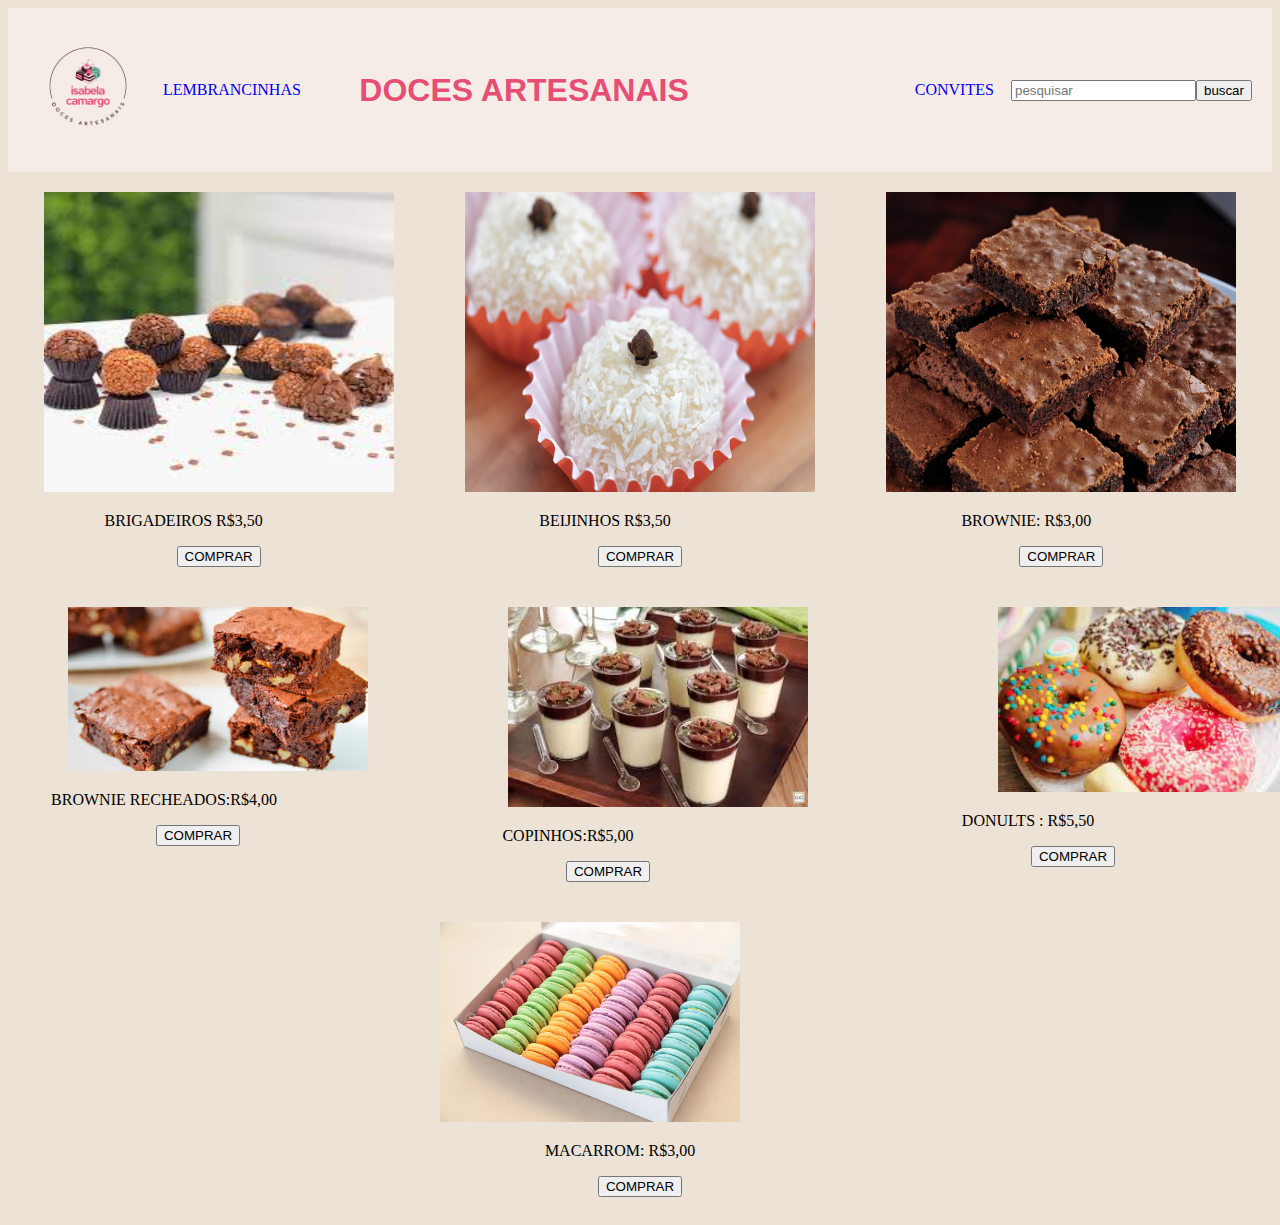
<file: index.html>
<!DOCTYPE html>
<html lang="pt-BR">
<head>
    <meta charset="UTF-8">
    <meta name="viewport" content="width=device-width, initial-scale=1.0">
    <title>Doces aretesanais</title>
    <link rel="stylesheet" href="style.css">
</head>

<body>
    <header>
        <div class="logo">
        <img src="Logotipo para doceria moderno ilustrado rosa e bege.png" alt="">
        </div>
       
        <div class="lembrancas">
        <a class="texto" href="index2.html"> LEMBRANCINHAS</a>
        </div>

        <div class="informacao">
        <h1>DOCES ARTESANAIS</h1>
        </div>

        <div class="convites">
        <a class="texto1" href="index3.html">CONVITES</a>
         </div>

        <div class="botao1">
            <input class="input" type="text" placeholder="pesquisar">
            <button class="input" type="submit">buscar</button>
           </div>
       
    </header>
    <section class="linha">
        <div class="bloco">
            <img class="brigadeiro" src="brigadeiro.jpeg" alt="">
            <p>BRIGADEIROS R$3,50</p>
            <button class="bt2"  onclick="compre()" >COMPRAR</button>

        </div>
        <div class="bloco">
                <img  class="brigadeiro" src="beijinho.jpg" alt="">
                 <p>BEIJINHOS R$3,50</p>
                <button class="bt2"  onclick="compre()" >COMPRAR</button>
        </div>
        <div class="bloco">
                <img  class="brigadeiro" src="brownie.jpg" alt="">
                 <p>BROWNIE: R$3,00</p>
                <button class="bt2"  onclick="compre()" >COMPRAR</button>
        </div>
    </section>

   <section class="linha">
    <div class="bloco">
        <img class="brownierecheado" src="brownierecheado.jpg" alt="">
        <p>BROWNIE RECHEADOS:R$4,00</p>
        <button class="bt4"  onclick="compre()" >COMPRAR</button>
        </div>

        <div class="bloco">
        <img  class="copinhos" src="copinhos.jpeg" alt="">
        <p> COPINHOS:R$5,00</p>
        <button class="bt5"  onclick="compre()" >COMPRAR</button>
        </div>

        <div class="bloco">
        <img  class="donults" src="donults.jpeg" alt="">
        <p>DONULTS : R$5,50</p>
        <button class="bt6"  onclick="compre()" >COMPRAR</button>
        </div>
    </section>

    <section class="linha">
     <div class="bloco">
    <img  class="macarrom" src="macarrom.webp" alt="">
    <p>MACARROM: R$3,00</p>
    <button class="bt7"  onclick="compre()" >COMPRAR</button>
    </div>
</section>
    <script src="main.js"></script>
    



</body>
</html>
</file>
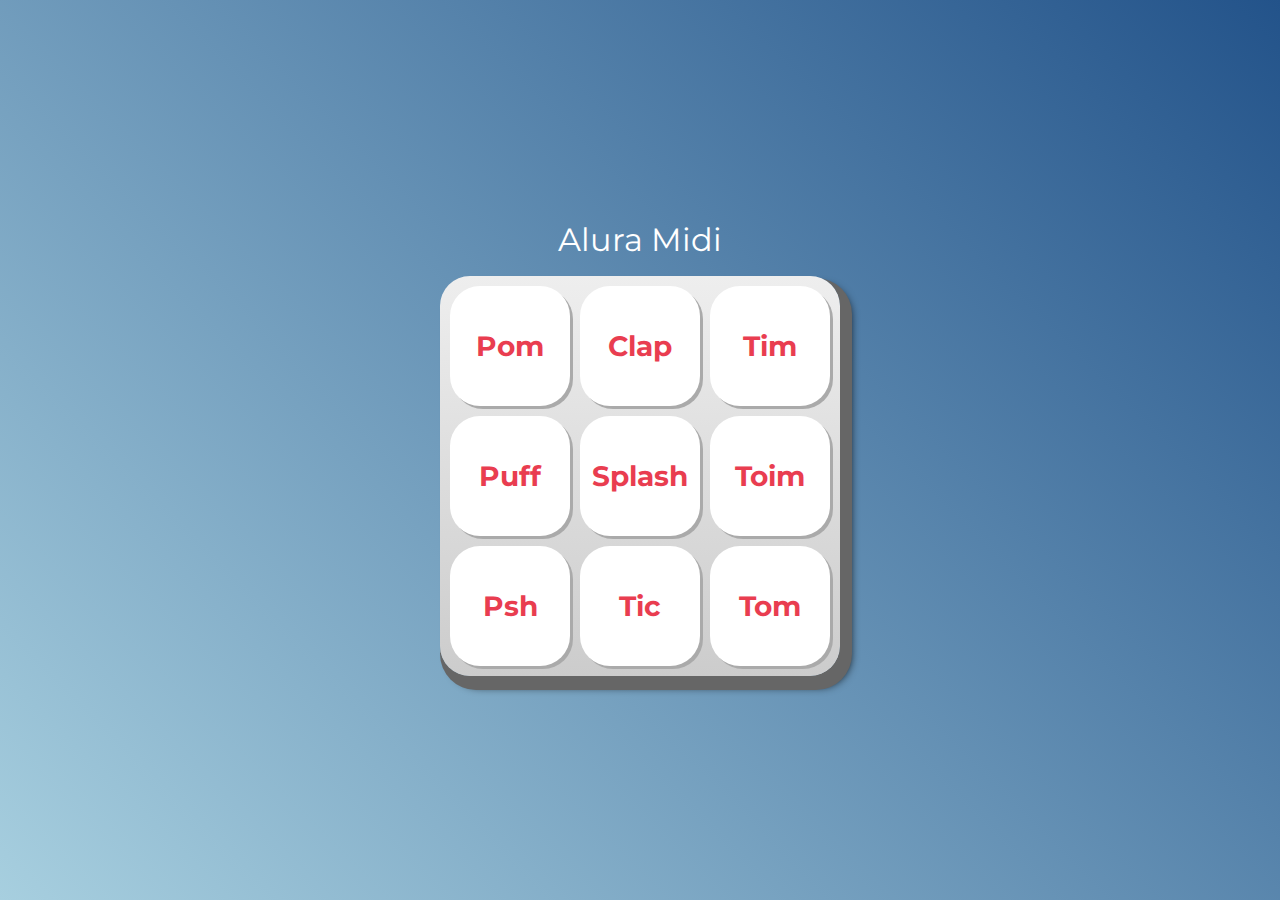
<file: aluramidi-curso-aula5/index.html>
<!DOCTYPE html>
<html lang="pt-BR">
<head>
    <meta charset="UTF-8">
    <meta http-equiv="X-UA-Compatible" content="IE=edge">
    <meta name="viewport" content="width=device-width, initial-scale=1.0">

    <title>Alura MIDI</title>

    <link rel="preconnect" href="https://fonts.googleapis.com">
    <link rel="preconnect" href="https://fonts.gstatic.com" crossorigin>
    <link href="https://fonts.googleapis.com/css2?family=Montserrat:wght@500;600&display=swap" rel="stylesheet">

    <link rel="icon" type="image/png" href="images/bateria.png">
    <link rel="stylesheet" href="css/reset.css">
    <link rel="stylesheet" href="css/estilos.css">

</head>
<body>

    <h1>Alura Midi</h1>

    <section class="teclado">
        <button class="tecla tecla_pom">Pom</button>
        <button class="tecla tecla_clap">Clap</button>
        <button class="tecla tecla_tim">Tim</button>

        <button class="tecla tecla_puff">Puff</button>
        <button class="tecla tecla_splash">Splash</button>
        <button class="tecla tecla_toim">Toim</button>

        <button class="tecla tecla_psh">Psh</button>
        <button class="tecla tecla_tic">Tic</button>
        <button class="tecla tecla_tom">Tom</button>
    </section>

    <audio src="sounds/keyq.wav" id="som_tecla_pom"></audio>
    <audio src="sounds/keye.wav" id="som_tecla_tim"></audio>
    <audio src="sounds/keya.wav" id="som_tecla_puff"></audio>
    <audio src="sounds/keys.wav" id="som_tecla_splash"></audio>
    <audio src="sounds/keyd.wav" id="som_tecla_toim"></audio>
    <audio src="sounds/keyz.wav" id="som_tecla_psh"></audio>
    <audio src="sounds/keyx.wav" id="som_tecla_tic"></audio>
    <audio src="sounds/keyc.wav" id="som_tecla_tom"></audio>

    <script src="main.js"></script>

</body>
</html>
</file>
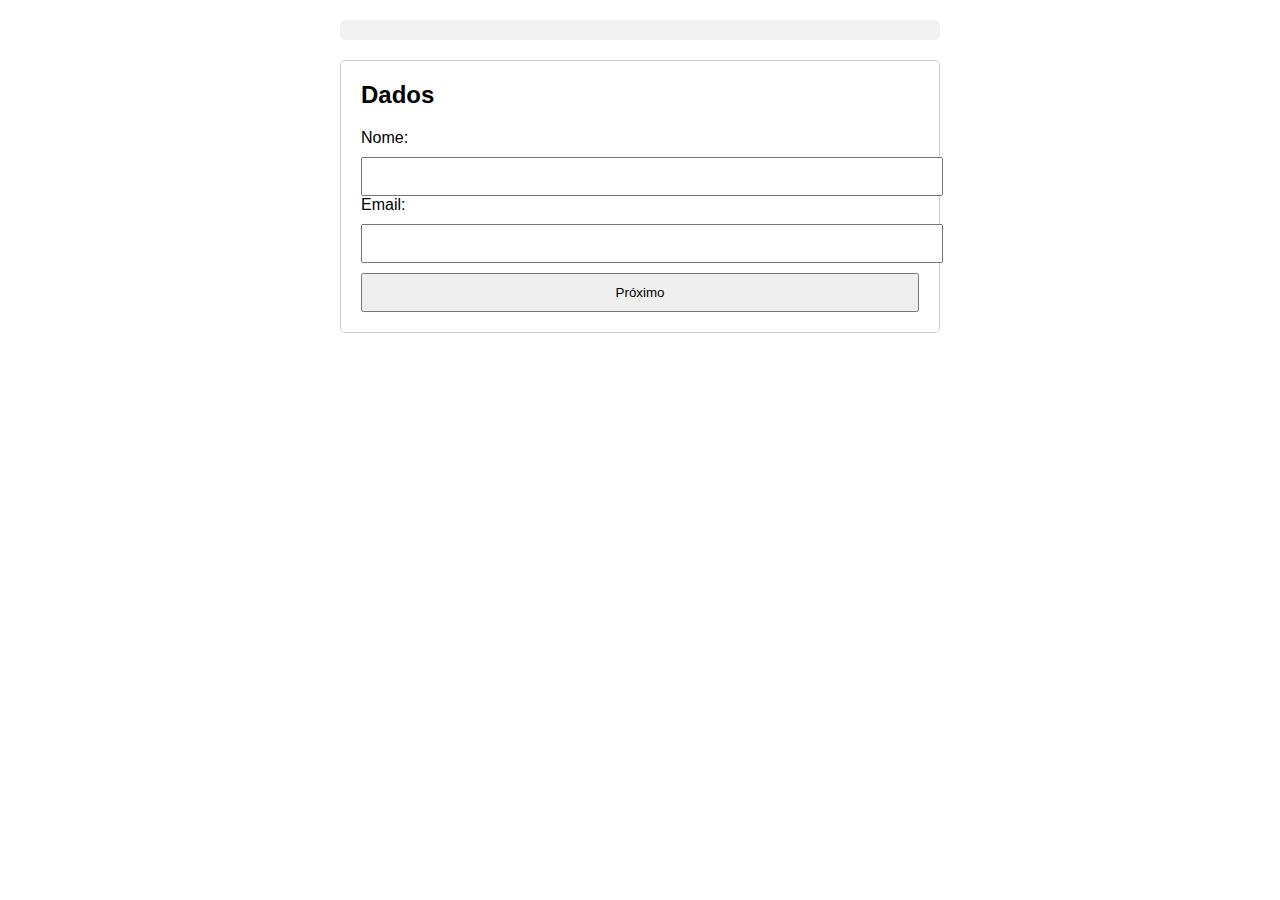
<file: pagamento.html>
<!DOCTYPE html>
<html lang="pt-br">
<head>
<meta charset="UTF-8">
<meta name="viewport" content="width=device-width,
initial-scale=1.0">
<title>Página de Pagamento</title>
<style>
body {
font-family: Arial, sans-serif;
margin: 20px;
}
.container {
max-width: 600px;
margin: 0 auto;
}
.progress-bar {
width: 100%;
background-color: #f3f3f3;
border-radius: 5px;
overflow: hidden;
margin-bottom: 20px;}

.progress-bar-fill {
height: 20px;
background-color: #4caf50;
width: 0%;
transition: width 0.3s;
}
.block {
display: none;
margin-bottom: 20px;
padding: 20px;
border: 1px solid #ccc;
border-radius: 5px;
}
.block.active {
display: block;
}
.block h2 {
margin-top: 0;
}
.block input, .block select, .block button {
width: 100%;
padding: 10px;
margin-top: 10px;
}
</style>
</head>
<body>
<div class="container">
<div class="progress-bar">
<div class="progress-bar-fill" id="progressBar"></div>
</div>
<div id="dadosBlock" class="block active">
<h2>Dados</h2>
<label for="nome">Nome:</label>
<input type="text" id="nome" required>
<label for="email">Email:</label>
<input type="email" id="email" required>
<button onclick="nextBlock('produtoBlock',

33.33)">Próximo</button>
</div>
<div id="produtoBlock" class="block">

    <h2>Carrinho</h2>
<div id="cart-items"></div>
<button onclick="nextBlock('pagarBlock',
66.66)">Próximo</button>
</div>
<div id="pagarBlock" class="block">
<h2>Pagar</h2>
<p>Revisar dados e finalizar pagamento</p>
<button onclick="submitPayment()">Pagar</button>
</div>
</div>
<script>
function nextBlock(nextBlockId, progress) {
const currentBlock = document.querySelector('.block.active');
const inputs = currentBlock.querySelectorAll('input, select');
let isValid = true;
inputs.forEach(input => {
if (!input.value) {
isValid = false;
input.style.borderColor = 'red';
} else {
input.style.borderColor = '';
}
});
if (isValid) {
currentBlock.classList.remove('active');

document.getElementById(nextBlockId).classList.add('active');

updateProgressBar(progress);
}
}
function updateProgressBar(progress) {
document.getElementById('progressBar').style.width = progress +
'%';
}
function submitPayment() {
updateProgressBar(100);
alert('Pagamento realizado com sucesso!');
}
document.addEventListener('DOMContentLoaded', () => {
const cartItemsContainer = document.getElementById('cart-items');
const pagar = JSON.parse(localStorage.getItem('pagar')) || [];
if (pagar.length === 0) {
cartItemsContainer.innerText = 'O carrinho está vazio.';
} else {
pagar.forEach(produto => {
const itemElemento = document.createElement('div');
itemElemento.className = 'cart-item';
itemElemento.innerText = `${produto.name} -

$${produto.price}`;

cartItemsContainer.appendChild(itemElemento);
});
}
});
</script>
</body>
</html>
</file>
<file: style.css>
header{
    background-color: #F5ECE8;
    padding: 20px;
    display: flex;
    justify-content: space-between;
    align-items: center;}

body{
    background-color: rgb(236, 226, 213);}

.lembrancas{
    width: 1px;
    margin-left: -9%;
    }

.convites{
    width: 1px;
    margin-left: -22%;
}

.texto{
    text-decoration: none;
}

.texto1{
    text-decoration: none;
}

.zap1{
    text-decoration: none;
   
}

img,P{
    width: 80%;}

.logo {
    max-width: 150px;}

.informacao{
    text-align: right;
    color: #E64E74;
    font-family: sans-serif;
    font-weight: bold;
    font-size: 100%;
    margin: 0px 400px 0px 100px ;
    }


.brigadeiro{
    width:350px;
    height: 300px;}
.beijinho{
    width:300px;
    margin-left: 200px;}
.brownie{
    width:290px;
    margin-left: 200px;}
.brownierecheado{
    width:300px;
    margin-left: 40px;}
.copinhos{
    width:300px;
    margin-left: 100px;}
.donults{
    width:300px;
    margin-left: 150px;}
.macarrom{
    width:300px;
    margin-left: -100px;}

.centro{
    display: flex;
    font-size: 150%;
width: 50%;
margin-left: 50px;}
.meio{
    display: flex;
    font-size: 100%;}
.fim{
    display: flex;
    font-size: 150%;}

.comeco{
    display: flex;
    font-size:120%;
    margin-left: 210px;
}
.barriga{
    display: flex;
    font-size:120%;
    margin-left: 210px;
}

.final{
    display: flex;
    font-size:120%;
    margin-left: 200px;
}

footer{
    display: flex;
    margin-left: 1520px;
}

.zap{
    width: 10%;
}

.botao1{
    display: flex;
    align-items: center;
}

.input1[type="texto"]{
    padding: 10px;
    border-radius: 5px 0 0 5px;
    border: 1px solid #ccc;
    border-right: none;
}

.button1{
    padding: 10px 20px;
    border-radius: 0 5px 5px 0;
    border: 1px solid#ccc;
    background-color: #f2f2f2;
    cursor: pointer;
}

button:hover{
    background-color: #fafafa;
}

.linha{
    display: flex;
    justify-content: space-around;

}
.bloco{
    padding: 20px;
    text-align: center;
}
</file>
<file: aluramidi-curso-aula5/css/estilos.css>
:root {
  --cinza: #aaa;
  --vermelha: #e93d50;
  --vermelha-escura: #af303f;
  --branca: #fff;
  --luz: rgb(229, 255, 0);
}

body {
  align-items: center;
  background: linear-gradient(45deg, #a7cfdf 0%,#23538a 100%);
  display: flex;
  justify-content: center;
  flex-direction: column;
  font-family: 'Montserrat', sans-serif;
  min-height: 100vh;
}

h1 {
  color: var(--branca);
  margin-bottom: 20px;
  font-size: 2rem;
}

.teclado {
  background: linear-gradient(to bottom, #eeeeee 0%,#cccccc 100%);
  box-shadow: 6px 8px 0 6px #666, 10px 10px 10px #000;
  border-radius: 30px;
  display: grid;
  gap: 10px;
  grid-template-columns: repeat(3, 1fr);
  padding: 10px;
}

.tecla {
  background-color: var(--branca);
  border-radius: 30px;
  box-shadow: 3px 3px 0 var(--cinza);
  color: var(--vermelha);
  cursor: pointer;
  height: 120px;
  font-size: 1.75em;
  font-weight: bold;
  line-height: 120px;
  text-align: center;
  width: 120px;
}

.tecla.ativa,
.tecla:active {
  background-color: var(--vermelha);
  border: 4px solid  var(--vermelha);
  box-shadow: 3px 3px 0 var(--vermelha-escura) inset;
  color: var(--branca);
  outline: none;
}

.tecla.focus,
.tecla:focus {
  outline: none;
  box-shadow: 1px 1px 10px var(--luz);
}

.tecla.ativa:focus,
.tecla:active:focus {
  box-shadow: 3px 3px 0 var(--vermelha-escura) inset, 1px 1px 10px var(--luz);
}
</file>
